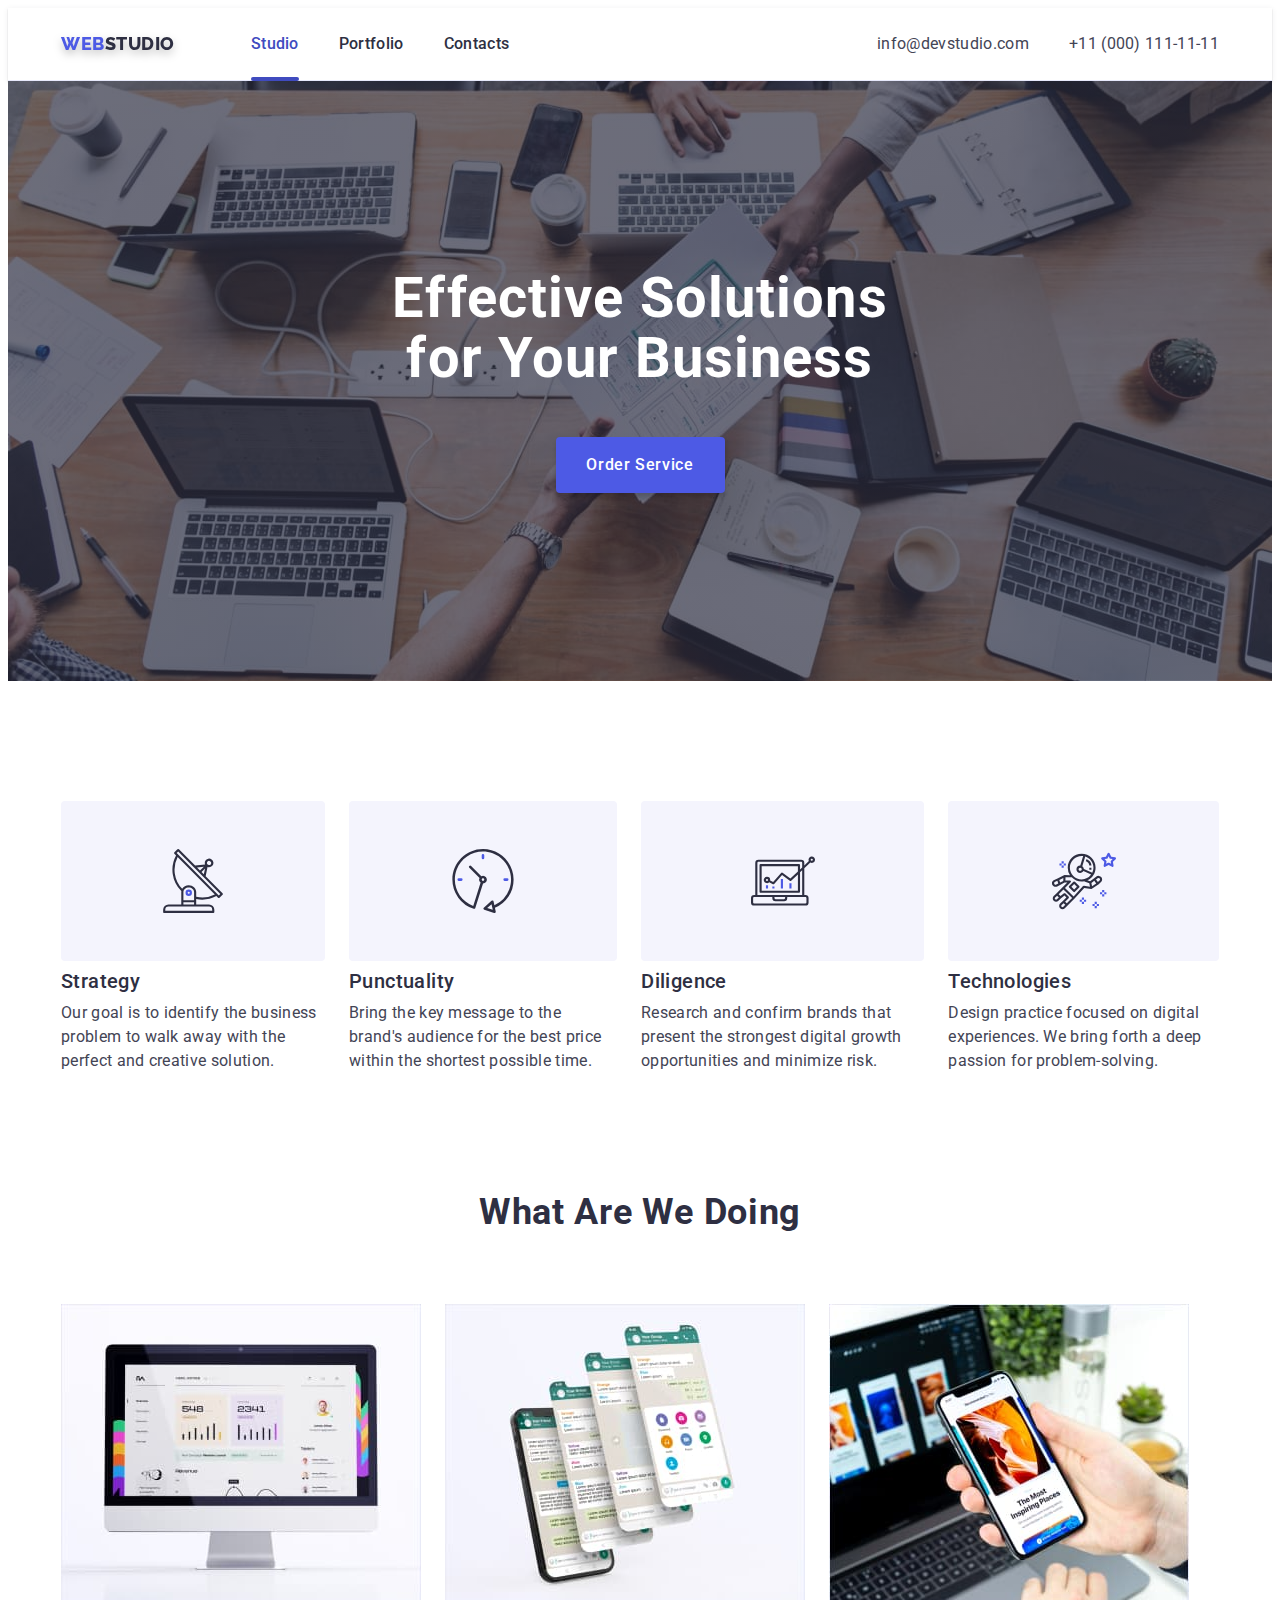
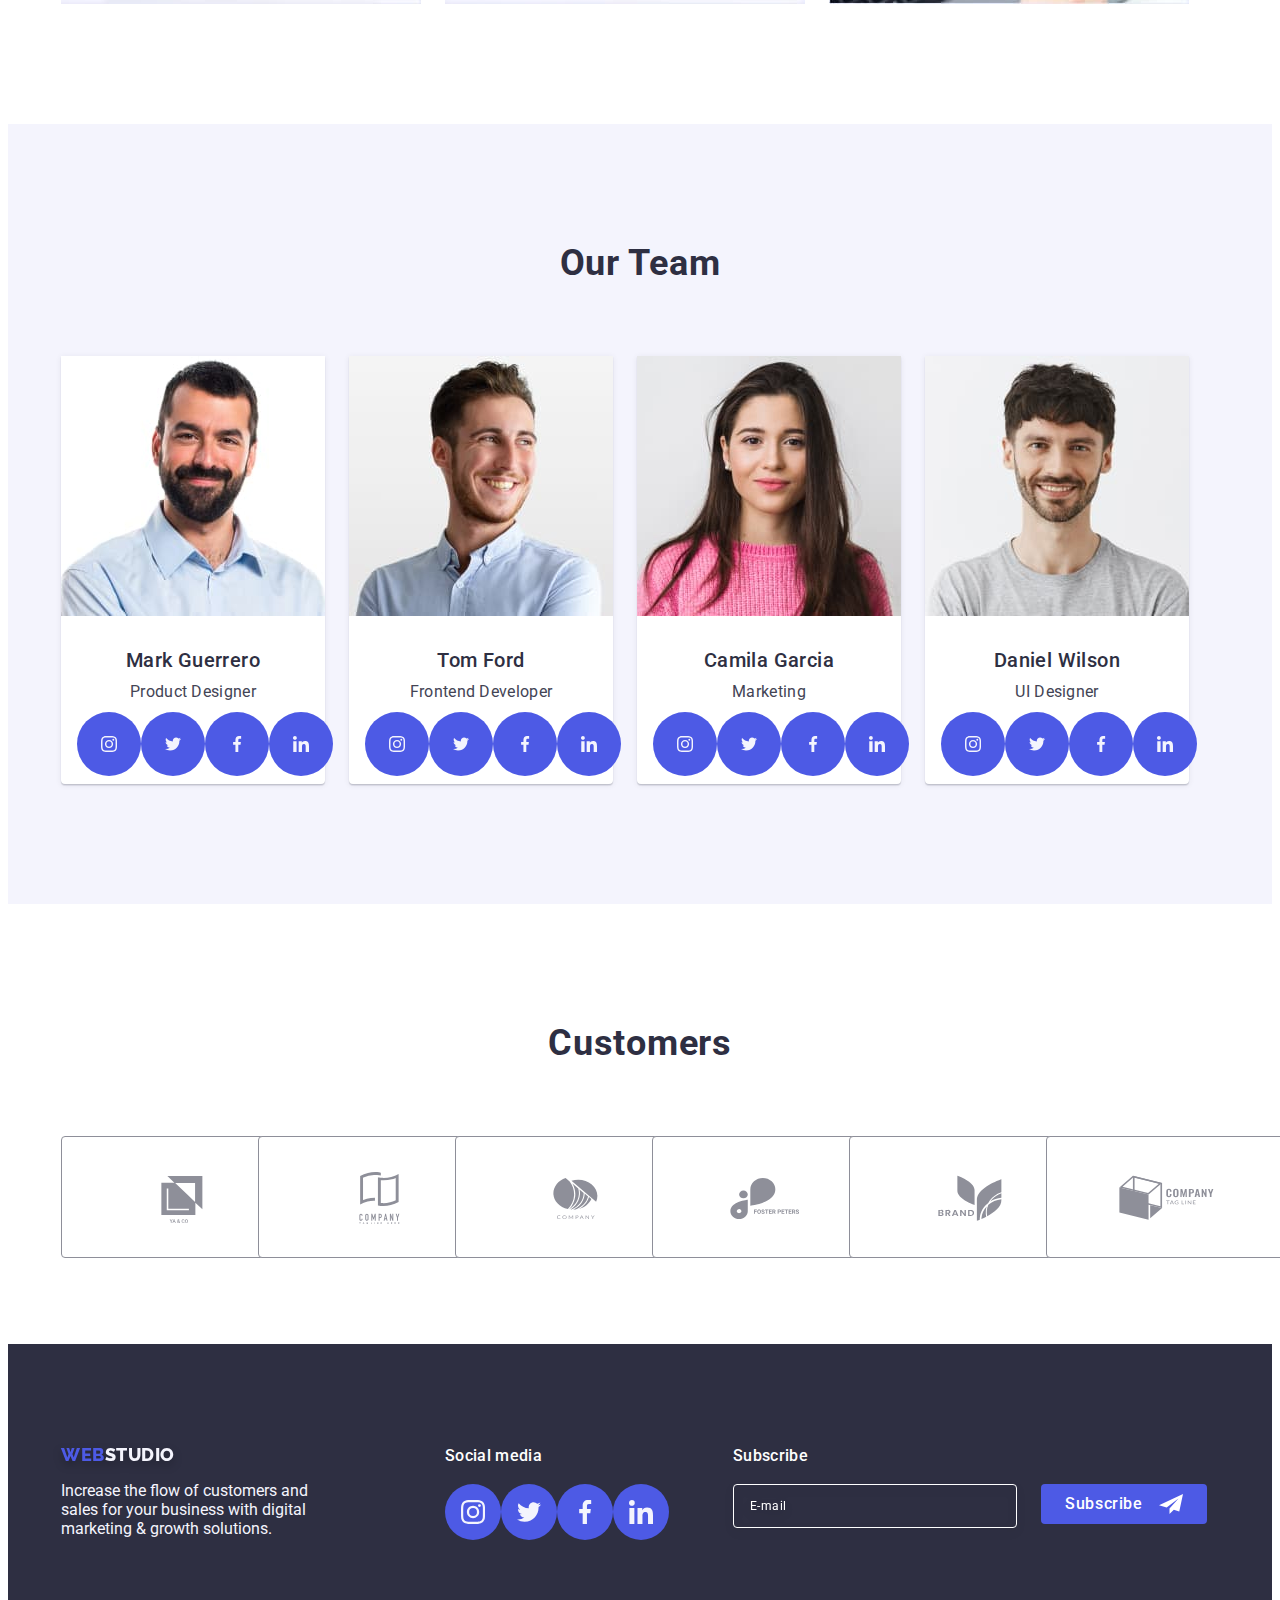
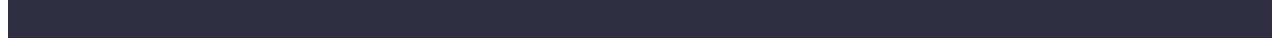
<file: index.html>
<!DOCTYPE html>
<html lang="en">
  <head>
    <meta charset="UTF-8" />
    <meta http-equiv="X-UA-Compatible" content="IE=edge" />
    <meta name="viewport" content="width=device-width, initial-scale=1.0" />
    <title>WebStudio</title>
    <link rel="preconnect" href="https://fonts.googleapis.com" />
    <link rel="preconnect" href="https://fonts.gstatic.com" crossorigin />
    <link
      href="https://fonts.googleapis.com/css2?family=Raleway:wght@800&family=Roboto:wght@400;500;700;900&display=swap"
      rel="stylesheet"
    />
    <link
      rel="stylesheet"
      href="https://cdnjs.cloudflare.com/ajax/libs/modern-normalize/1.1.0/modern-normalize.min.css"
      integrity="sha512-wpPYUAdjBVSE4KJnH1VR1HeZfpl1ub8YT/NKx4PuQ5NmX2tKuGu6U/JRp5y+Y8XG2tV+wKQpNHVUX03MfMFn9Q=="
      crossorigin="anonymous"
      referrerpolicy="no-referrer"
    />
    <link rel="stylesheet" href="./css/styles.css" />
  </head>
  <body>
    <!-- Шапка сторінки -->
    <header class="page-header">
      <div class="header-container container">
        <nav class="header-navigation">
          <a href="./index.html" class="logo link">Web<span class="logo-studio">Studio</span></a>
          <ul class="menu list">
            <li class="menu-item">
              <a href="./index.html" class="menu-link link current-link">Studio</a>
            </li>
            <li class="menu-item">
              <a href="./portfolio.html" class="menu-link link">Portfolio</a>
            </li>
            <li class="menu-item">
              <a href="" class="menu-link link">Contacts</a>
            </li>
          </ul>
        </nav>
        <address class="adress-header">
          <ul class="adress-list list">
            <li><a href="mailto:info@devstudio.com" class="cont-link link">info@devstudio.com</a></li>
            <li><a href="tel:+110001111111" class="cont-link link">+11 (000) 111-11-11</a></li>
          </ul>
        </address>
      </div>
    </header>
    <!-- Головна інформація -->
    <main>
      <!-- Effective solution for your business and button -->
      <section class="hero">
        <div class="main-container container">
          <h1 class="main-title">Effective Solutions for Your Business</h1>
          <button type="button" class="modal-btn" data-modal-open>Order Service</button>
        </div>
      </section>
      <!-- List of ++++ of this comp -->
      <section class="features-section section">
        <div class="container">
          <h2 class="hidden-title" hidden>Why our team?</h2>
          <ul class="quality-list list">
            <li class="quality-titles">
              <div class="quality-icons-cont">
                <svg width="64" height="64" class="quality-svg">
                  <use href="./images/icons.svg#icon-antenna"></use>
                </svg>
              </div>
              <h3 class="quality-little-title little-title">Strategy</h3>
              <p class="descr-p">
                Our goal is to identify the business problem to walk away with the perfect and creative solution.
              </p>
            </li>

            <li class="quality-titles">
              <div class="quality-icons-cont">
                <svg width="64" height="64" class="quality-svg">
                  <use href="./images/icons.svg#icon-clock"></use>
                </svg>
              </div>
              <h3 class="quality-little-title little-title">Punctuality</h3>
              <p class="descr-p">
                Bring the key message to the brand's audience for the best price within the shortest possible time.
              </p>
            </li>
            <li class="quality-titles">
              <div class="quality-icons-cont">
                <svg width="64" height="64" class="quality-svg">
                  <use href="./images/icons.svg#icon-diagram"></use>
                </svg>
              </div>
              <h3 class="quality-little-title little-title">Diligence</h3>
              <p class="descr-p">
                Research and confirm brands that present the strongest digital growth opportunities and minimize risk.
              </p>
            </li>
            <li class="quality-titles">
              <div class="quality-icons-cont">
                <svg width="64" height="64" class="quality-svg">
                  <use href="./images/icons.svg#icon-astronaut"></use>
                </svg>
              </div>
              <h3 class="quality-little-title little-title">Technologies</h3>
              <p class="descr-p">
                Design practice focused on digital experiences. We bring forth a deep passion for problem-solving.
              </p>
            </li>
          </ul>
        </div>
      </section>
      <!-- What company doing with photos -->
      <section class="facil-section">
        <div class="container">
          <h2 class="sec-title facil-sec-title">What are we doing</h2>
          <ul class="list facil-list">
            <li class="facil-list-items">
              <img
                class="facil-item"
                src="./images/main-page-img1.jpg"
                alt="computer with site"
                width="360"
                height="300"
              />
            </li>
            <li class="facil-list-items">
              <img
                class="facil-item"
                src="./images/main-page-img2.jpg"
                alt="smartphone with multiple action app"
                width="360"
                height="300"
              />
            </li>
            <li class="facil-list-items">
              <img
                class="facil-item"
                src="./images/main-page-img3.jpg"
                alt="smartphone with site"
                width="360"
                height="300"
              />
            </li>
          </ul>
        </div>
      </section>
      <!-- Team -->
      <section class="team-sec section">
        <div class="team-container container">
          <h2 class="sec-title team-sec-title">Our Team</h2>
          <ul class="list team-list">
            <li class="team-photos">
              <img class="team-photo" src="./images/team-port1.jpg" alt="man photo" width="264" height="260" />
              <div class="team-photos-descr">
                <h3 class="little-title-team little-title">Mark Guerrero</h3>
                <p class="descr-p">Product Designer</p>
                <ul class="team-soc-list list">
                  <li class="team-soc-item">
                    <a class="team-soc-link" href=""
                      ><svg width="16" height="16" class="team-soc-icon">
                        <use href="./images/icons.svg#icon-instagram-2"></use>
                      </svg>
                    </a>
                  </li>
                  <li class="team-soc-item">
                    <a class="team-soc-link" href=""
                      ><svg width="16" height="16" class="team-soc-icon">
                        <use href="./images/icons.svg#icon-twitter-1"></use>
                      </svg>
                    </a>
                  </li>
                  <li class="team-soc-item">
                    <a class="team-soc-link" href=""
                      ><svg width="16" height="16" class="team-soc-icon">
                        <use href="./images/icons.svg#icon-facebook-1"></use>
                      </svg>
                    </a>
                  </li>
                  <li class="team-soc-item">
                    <a class="team-soc-link" href=""
                      ><svg width="16" height="16" class="team-soc-icon">
                        <use href="./images/icons.svg#icon-linkedin-1"></use>
                      </svg>
                    </a>
                  </li>
                </ul>
              </div>
            </li>
            <li class="team-photos">
              <img class="team-photo" src="./images/team-port2.jpg" alt="man photo" width="264" height="260" />
              <div class="team-photos-descr">
                <h3 class="little-title-team little-title">Tom Ford</h3>
                <p class="descr-p">Frontend Developer</p>
                <ul class="team-soc-list list">
                  <li class="team-soc-item">
                    <a class="team-soc-link" href=""
                      ><svg width="16" height="16" class="team-soc-icon">
                        <use href="./images/icons.svg#icon-instagram-2"></use>
                      </svg>
                    </a>
                  </li>
                  <li class="team-soc-item">
                    <a class="team-soc-link" href=""
                      ><svg width="16" height="16" class="team-soc-icon">
                        <use href="./images/icons.svg#icon-twitter-1"></use>
                      </svg>
                    </a>
                  </li>
                  <li class="team-soc-item">
                    <a class="team-soc-link" href=""
                      ><svg width="16" height="16" class="team-soc-icon">
                        <use href="./images/icons.svg#icon-facebook-1"></use>
                      </svg>
                    </a>
                  </li>
                  <li class="team-soc-item">
                    <a class="team-soc-link" href=""
                      ><svg width="16" height="16" class="team-soc-icon">
                        <use href="./images/icons.svg#icon-linkedin-1"></use>
                      </svg>
                    </a>
                  </li>
                </ul>
              </div>
            </li>
            <li class="team-photos">
              <img class="team-photo" src="./images/team-port3.jpg" alt="woman photo" width="264" height="260" />
              <div class="team-photos-descr">
                <h3 class="little-title-team little-title">Camila Garcia</h3>
                <p class="descr-p">Marketing</p>
                <ul class="team-soc-list list">
                  <li class="team-soc-item">
                    <a class="team-soc-link" href=""
                      ><svg width="16" height="16" class="team-soc-icon">
                        <use href="./images/icons.svg#icon-instagram-2"></use>
                      </svg>
                    </a>
                  </li>
                  <li class="team-soc-item">
                    <a class="team-soc-link" href=""
                      ><svg width="16" height="16" class="team-soc-icon">
                        <use href="./images/icons.svg#icon-twitter-1"></use>
                      </svg>
                    </a>
                  </li>
                  <li class="team-soc-item">
                    <a class="team-soc-link" href=""
                      ><svg width="16" height="16" class="team-soc-icon">
                        <use href="./images/icons.svg#icon-facebook-1"></use>
                      </svg>
                    </a>
                  </li>
                  <li class="team-soc-item">
                    <a class="team-soc-link" href=""
                      ><svg width="16" height="16" class="team-soc-icon">
                        <use href="./images/icons.svg#icon-linkedin-1"></use>
                      </svg>
                    </a>
                  </li>
                </ul>
              </div>
            </li>
            <li class="team-photos">
              <img class="team-photo" src="./images/team-port4.jpg" alt="man photo" width="264" height="260" />
              <div class="team-photos-descr">
                <h3 class="little-title-team little-title">Daniel Wilson</h3>
                <p class="descr-p">UI Designer</p>
                <ul class="team-soc-list list">
                  <li class="team-soc-item">
                    <a class="team-soc-link" href=""
                      ><svg width="16" height="16" class="team-soc-icon">
                        <use href="./images/icons.svg#icon-instagram-2"></use>
                      </svg>
                    </a>
                  </li>
                  <li class="team-soc-item">
                    <a class="team-soc-link" href=""
                      ><svg width="16" height="16" class="team-soc-icon">
                        <use href="./images/icons.svg#icon-twitter-1"></use>
                      </svg>
                    </a>
                  </li>
                  <li class="team-soc-item">
                    <a class="team-soc-link" href=""
                      ><svg width="16" height="16" class="team-soc-icon">
                        <use href="./images/icons.svg#icon-facebook-1"></use>
                      </svg>
                    </a>
                  </li>
                  <li class="team-soc-item">
                    <a class="team-soc-link" href=""
                      ><svg width="16" height="16" class="team-soc-icon">
                        <use href="./images/icons.svg#icon-linkedin-1"></use>
                      </svg>
                    </a>
                  </li>
                </ul>
              </div>
            </li>
          </ul>
        </div>
      </section>
      <!-- ==============CUSTOMERS============== -->

      <section class="customers-section section">
        <div class="container">
          <h2 class="customers-sec-title sec-title">Customers</h2>
          <ul class="customers-list list">
            <li class="customers-list-item">
              <a href="" class="customers-link link">
                <svg width="104" height="56" class="customer-icon">
                  <use href="./images/icons.svg#icon-client-1"></use>
                </svg>
              </a>
            </li>
            <li class="customers-list-item">
              <a href="" class="customers-link link">
                <svg width="104" height="56" class="customer-icon">
                  <use href="./images/icons.svg#icon-client-2"></use>
                </svg>
              </a>
            </li>
            <li class="customers-list-item">
              <a href="" class="customers-link link">
                <svg width="104" height="56" class="customer-icon">
                  <use href="./images/icons.svg#icon-client-3"></use>
                </svg>
              </a>
            </li>
            <li class="customers-list-item">
              <a href="" class="customers-link link">
                <svg width="104" height="56" class="customer-icon">
                  <use href="./images/icons.svg#icon-client-4"></use>
                </svg>
              </a>
            </li>
            <li class="customers-list-item">
              <a href="" class="customers-link link">
                <svg width="104" height="56" class="customer-icon">
                  <use href="./images/icons.svg#icon-client-5"></use>
                </svg>
              </a>
            </li>
            <li class="customers-list-item">
              <a href="" class="customers-link link">
                <svg width="104" height="56" class="customer-icon">
                  <use href="./images/icons.svg#icon-client-6"></use>
                </svg>
              </a>
            </li>
          </ul>
        </div>
      </section>
    </main>
    <!-- Футер сайту -->
    <footer class="footer">
      <div class="footer-container container">
        <div class="footer-logo-div">
          <a href="./index.html" class="footer-logo link footer-link"
            >Web<span class="logo-studio-footer">Studio</span></a
          >
          <p class="p-footer">
            Increase the flow of customers and sales for your business with digital marketing & growth solutions.
          </p>
        </div>
        <div class="footer-soc-div">
          <p class="footer-soc-title">Social media</p>
          <ul class="footer-soc-list list">
            <li class="footer-soc-item">
              <a class="footer-soc-link" href=""
                ><svg width="24" height="24" class="footer-soc-icon">
                  <use href="./images/icons.svg#icon-instagram-2"></use>
                </svg>
              </a>
            </li>
            <li class="footer-soc-item">
              <a class="footer-soc-link" href=""
                ><svg width="24" height="24" class="footer-soc-icon">
                  <use href="./images/icons.svg#icon-twitter-1"></use>
                </svg>
              </a>
            </li>
            <li class="footer-soc-item">
              <a class="footer-soc-link" href=""
                ><svg width="24" height="24" class="footer-soc-icon">
                  <use href="./images/icons.svg#icon-facebook-1"></use>
                </svg>
              </a>
            </li>
            <li class="footer-soc-item">
              <a class="footer-soc-link" href=""
                ><svg width="24" height="24" class="footer-soc-icon">
                  <use href="./images/icons.svg#icon-linkedin-1"></use>
                </svg>
              </a>
            </li>
          </ul>
        </div>
        <div>
          <label for="foor-sub-inp" class="footer-subscribe-lable"><span>Subscribe</span></label>
          <form name="footer-subcribe-form" class="footer-subscribe-form">
            <input
              id="foot-sub-inp"
              type="email"
              name="email-footer"
              placeholder="E-mail"
              class="footer-subscribe-input"
            />
            <button type="submit" class="footer-subscribe-button">
              Subscribe
              <svg class="footer-subscribe-icon" width="24" height="24">
                <use href="./images/icons.svg#icon-subscribe"></use>
              </svg>
            </button>
          </form>
        </div>
      </div>
    </footer>
    <div class="backdrop is-hidden" data-modal>
      <div class="modal">
        <button type="button" class="modal-close" data-modal-close="">
          <svg class="modal-close-icon" width="8" height="8">
            <use href="./images/icons.svg#icon-close"></use>
          </svg>
        </button>
        <p class="modal-title">Leave your contacts and we will call you back</p>
        <form name="modal-form">
          <label class="modal-label">
            <span class="modal-label-text">Name</span>
            <span class="modal-label-wrap">
              <input type="text" name="username" class="modal-input" />
              <svg class="modal-field-icon" width="18" height="18">
                <use href="./images/icons.svg#icon-person"></use>
              </svg>
            </span>
          </label>
          <label class="modal-label">
            <span class="modal-label-text">Phone</span>
            <span class="modal-label-wrap">
              <input type="tel" name="phone" class="modal-input" maxlength="20" />
              <svg class="modal-field-icon" width="18" height="24">
                <use href="./images/icons.svg#icon-phone"></use>
              </svg>
            </span>
          </label>
          <label class="modal-label">
            <span class="modal-label-text">Email</span>
            <span class="modal-label-wrap">
              <input type="email" name="email" class="modal-input" />
              <svg class="modal-field-icon" width="18" height="24">
                <use href="./images/icons.svg#icon-email"></use>
              </svg>
            </span>
          </label>
          <label class="modal-label">
            <span class="modal-label-text">Comment</span>
            <textarea name="comment" class="modal-comment-area" placeholder="Text input"></textarea>
          </label>
          <label class="modal-checkbox-label">
            <input type="checkbox" name="privacy" value="true" class="modal-privacy-inp visually-hidden" />
            <svg class="modal-checkbox-icon" width="10" height="8">
              <use href="./images/icons.svg#icon-checkbox-false"></use>
            </svg>
            <span class="modal-checkbox-text"
              >I accept the terms and conditions of the <a href=""> Privacy Policy</a></span
            >
          </label>
          <button type="submit" class="modal-sbm-btn">Send</button>
        </form>
      </div>
    </div>
    <script src="./js/modal.js"></script>
  </body>
</html>
</file>
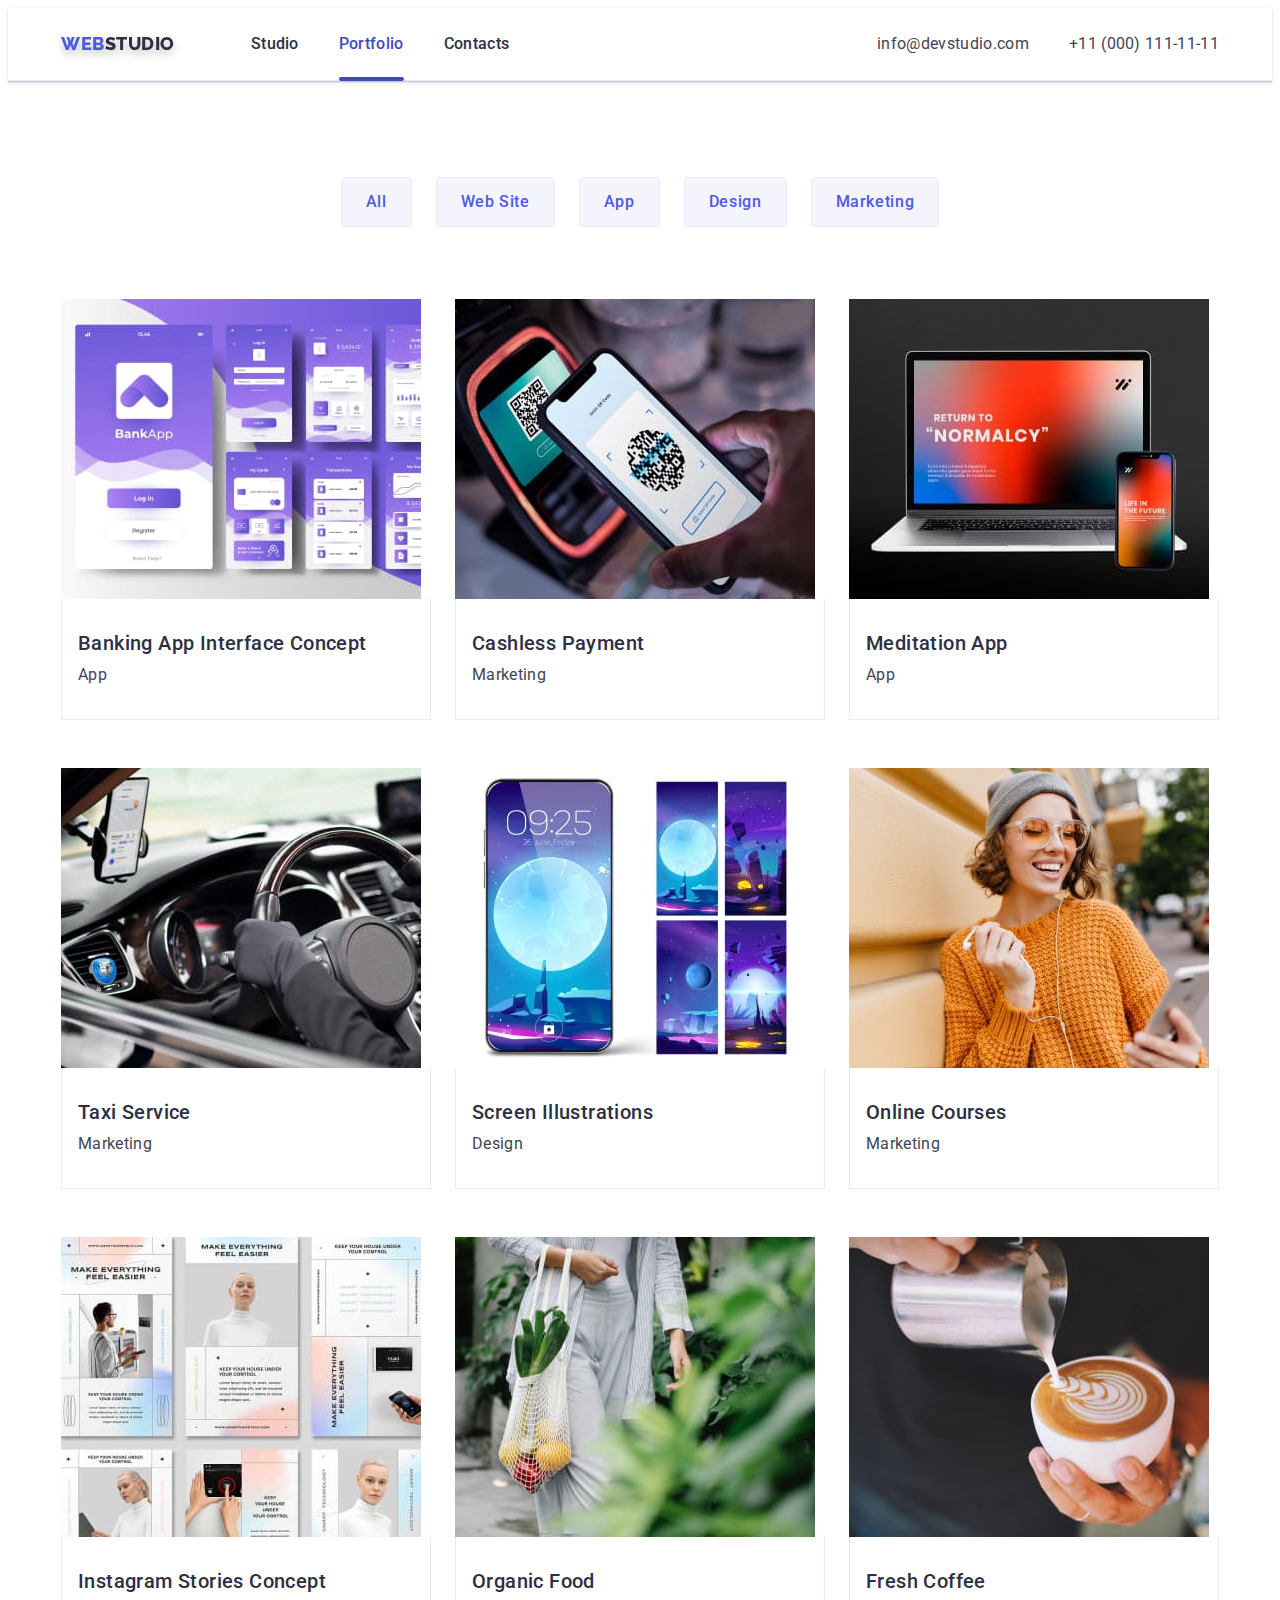
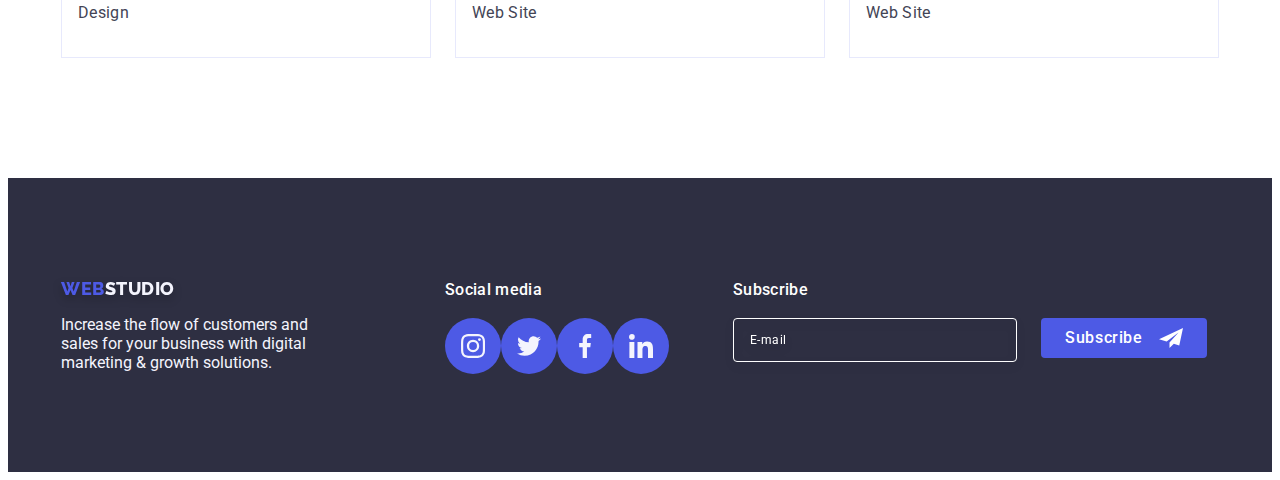
<file: portfolio.html>
<!DOCTYPE html>
<html lang="en">
  <head>
    <meta charset="UTF-8" />
    <meta http-equiv="X-UA-Compatible" content="IE=edge" />
    <meta name="viewport" content="width=device-width, initial-scale=1.0" />
    <title>Portfolio</title>
    <link rel="preconnect" href="https://fonts.googleapis.com" />
    <link rel="preconnect" href="https://fonts.gstatic.com" crossorigin />
    <link
      href="https://fonts.googleapis.com/css2?family=Raleway:wght@800&family=Roboto:wght@400;500;700;900&display=swap"
      rel="stylesheet"
    />
    <link
      rel="stylesheet"
      href="https://cdnjs.cloudflare.com/ajax/libs/modern-normalize/1.1.0/modern-normalize.min.css"
      integrity="sha512-wpPYUAdjBVSE4KJnH1VR1HeZfpl1ub8YT/NKx4PuQ5NmX2tKuGu6U/JRp5y+Y8XG2tV+wKQpNHVUX03MfMFn9Q=="
      crossorigin="anonymous"
      referrerpolicy="no-referrer"
    />
    <link rel="stylesheet" href="./css/styles.css" />
  </head>
  <body>
    <!-- Шапка сторінки -->
    <header class="page-header">
      <div class="header-container container">
        <nav class="header-navigation">
          <a href="./index.html" class="logo link">Web<span class="logo-studio">Studio</span></a>
          <ul class="menu list">
            <li class="menu-item">
              <a href="./index.html" class="menu-link link">Studio</a>
            </li>
            <li class="menu-item">
              <a href="./portfolio.html" class="menu-link link current-link">Portfolio</a>
            </li>
            <li class="menu-item">
              <a href="" class="menu-link link">Contacts</a>
            </li>
          </ul>
        </nav>
        <address class="adress-header">
          <ul class="adress-list list">
            <li><a href="mailto:info@devstudio.com" class="cont-link link">info@devstudio.com</a></li>
            <li><a href="tel:+110001111111" class="cont-link link">+11 (000) 111-11-11</a></li>
          </ul>
        </address>
      </div>
    </header>
    <!-- Головне -->
    <main>
      <section class="filter-sec">
        <div class="container">
          <h1 hidden>Hidden title</h1>
          <ul class="list port-btn-list">
            <li><button type="button" class="filter-btn">All</button></li>
            <li><button type="button" class="filter-btn">Web Site</button></li>
            <li><button type="button" class="filter-btn">App</button></li>
            <li><button type="button" class="filter-btn">Design</button></li>
            <li><button type="button" class="filter-btn">Marketing</button></li>
          </ul>

          <ul class="list port-photos-list">
            <li class="port-photos">
              <a class="port-link link" href=""
                ><div class="port-bside-photos">
                  <img src="./images/bank-app-img.jpg" alt="bank app" />
                  <p class="port-bside-text">
                    14 Stylish and User-Friendly App Design Concepts · Task Manager App · Calorie Tracker App · Exotic
                    Fruit Ecommerce App · Cloud Storage App
                  </p>
                </div>
                <div class="port-photos-text">
                  <h2 class="port-little-title little-title">Banking App Interface Concept</h2>
                  <p class="descr-p">App</p>
                </div>
              </a>
            </li>
            <li class="port-photos">
              <a class="port-link link" href=""
                ><div class="port-bside-photos">
                  <img src="./images/cashless-payment-img.jpg" alt="cashless payment" />
                  <p class="port-bside-text">
                    14 Stylish and User-Friendly App Design Concepts · Task Manager App · Calorie Tracker App · Exotic
                    Fruit Ecommerce App · Cloud Storage App
                  </p>
                </div>
                <div class="port-photos-text">
                  <h2 class="port-little-title little-title">Cashless Payment</h2>
                  <p class="descr-p">Marketing</p>
                </div>
              </a>
            </li>
            <li class="port-photos">
              <a class="port-link link" href=""
                ><div class="port-bside-photos">
                  <img src="./images/meditation-app-img.jpg" alt="meditation app" />
                  <p class="port-bside-text">
                    14 Stylish and User-Friendly App Design Concepts · Task Manager App · Calorie Tracker App · Exotic
                    Fruit Ecommerce App · Cloud Storage App
                  </p>
                </div>
                <div class="port-photos-text">
                  <h2 class="port-little-title little-title">Meditation App</h2>
                  <p class="descr-p">App</p>
                </div>
              </a>
            </li>
            <li class="port-photos">
              <a class="port-link link" href=""
                ><div class="port-bside-photos">
                  <img src="./images/taxi-service-img.jpg" alt="taxi service" />
                  <p class="port-bside-text">
                    14 Stylish and User-Friendly App Design Concepts · Task Manager App · Calorie Tracker App · Exotic
                    Fruit Ecommerce App · Cloud Storage App
                  </p>
                </div>
                <div class="port-photos-text">
                  <h2 class="port-little-title little-title">Taxi Service</h2>
                  <p class="descr-p">Marketing</p>
                </div>
              </a>
            </li>
            <li class="port-photos">
              <a class="port-link link" href=""
                ><div class="port-bside-photos">
                  <img src="./images/screen-illustrations-img.jpg" alt="screen illustrations" />
                  <p class="port-bside-text">
                    14 Stylish and User-Friendly App Design Concepts · Task Manager App · Calorie Tracker App · Exotic
                    Fruit Ecommerce App · Cloud Storage App
                  </p>
                </div>
                <div class="port-photos-text">
                  <h2 class="port-little-title little-title">Screen Illustrations</h2>
                  <p class="descr-p">Design</p>
                </div>
              </a>
            </li>
            <li class="port-photos">
              <a class="port-link link" href=""
                ><div class="port-bside-photos">
                  <img src="./images/online-courses-img.jpg" alt="online courses" />
                  <p class="port-bside-text">
                    14 Stylish and User-Friendly App Design Concepts · Task Manager App · Calorie Tracker App · Exotic
                    Fruit Ecommerce App · Cloud Storage App
                  </p>
                </div>
                <div class="port-photos-text">
                  <h2 class="port-little-title little-title">Online Courses</h2>
                  <p class="descr-p">Marketing</p>
                </div>
              </a>
            </li>
            <li class="port-photos">
              <a class="port-link link" href=""
                ><div class="port-bside-photos">
                  <img src="./images/inst-stories-concept-img.jpg" alt="instagram stoies" />
                  <p class="port-bside-text">
                    14 Stylish and User-Friendly App Design Concepts · Task Manager App · Calorie Tracker App · Exotic
                    Fruit Ecommerce App · Cloud Storage App
                  </p>
                </div>
                <div class="port-photos-text">
                  <h2 class="port-little-title little-title">Instagram Stories Concept</h2>
                  <p class="descr-p">Design</p>
                </div>
              </a>
            </li>
            <li class="port-photos">
              <a class="port-link link" href=""
                ><div class="port-bside-photos">
                  <img src="./images/food-img.jpg" alt="organic food" />
                  <p class="port-bside-text">
                    14 Stylish and User-Friendly App Design Concepts · Task Manager App · Calorie Tracker App · Exotic
                    Fruit Ecommerce App · Cloud Storage App
                  </p>
                </div>
                <div class="port-photos-text">
                  <h2 class="port-little-title little-title">Organic Food</h2>
                  <p class="descr-p">Web Site</p>
                </div>
              </a>
            </li>
            <li class="port-photos">
              <a class="port-link link" href=""
                ><div class="port-bside-photos">
                  <img src="./images/coffee-img.jpg" alt="fresh coffee" />
                  <p class="port-bside-text">
                    14 Stylish and User-Friendly App Design Concepts · Task Manager App · Calorie Tracker App · Exotic
                    Fruit Ecommerce App · Cloud Storage App
                  </p>
                </div>
                <div class="port-photos-text">
                  <h2 class="port-little-title little-title">Fresh Coffee</h2>
                  <p class="descr-p">Web Site</p>
                </div>
              </a>
            </li>
          </ul>
        </div>
      </section>
    </main>
    <!-- Футер сайту -->
    <footer class="footer">
      <div class="footer-container container">
        <div class="footer-logo-div">
          <a href="./index.html" class="footer-logo link footer-link"
            >Web<span class="logo-studio-footer">Studio</span></a
          >
          <p class="p-footer">
            Increase the flow of customers and sales for your business with digital marketing & growth solutions.
          </p>
        </div>
        <div class="footer-soc-div">
          <p class="footer-soc-title">Social media</p>
          <ul class="footer-soc-list list">
            <li class="footer-soc-item">
              <a class="footer-soc-link" href=""
                ><svg width="24" height="24" class="footer-soc-icon">
                  <use href="./images/icons.svg#icon-instagram-2"></use>
                </svg>
              </a>
            </li>
            <li class="footer-soc-item">
              <a class="footer-soc-link" href=""
                ><svg width="24" height="24" class="footer-soc-icon">
                  <use href="./images/icons.svg#icon-twitter-1"></use>
                </svg>
              </a>
            </li>
            <li class="footer-soc-item">
              <a class="footer-soc-link" href=""
                ><svg width="24" height="24" class="footer-soc-icon">
                  <use href="./images/icons.svg#icon-facebook-1"></use>
                </svg>
              </a>
            </li>
            <li class="footer-soc-item">
              <a class="footer-soc-link" href=""
                ><svg width="24" height="24" class="footer-soc-icon">
                  <use href="./images/icons.svg#icon-linkedin-1"></use>
                </svg>
              </a>
            </li>
          </ul>
        </div>
        <div>
          <label class="footer-subscribe-lable">Subscribe</label>
          <form name="footer-subcribe-form" class="footer-subscribe-form">
            <input
              id="foot-sub-inp"
              type="email"
              name="email-footer"
              placeholder="E-mail"
              class="footer-subscribe-input"
            />
            <button type="submit" class="footer-subscribe-button">
              Subscribe
              <svg class="footer-subscribe-icon" width="24" height="24">
                <use href="./images/icons.svg#icon-subscribe"></use>
              </svg>
            </button>
          </form>
        </div>
      </div>
    </footer>
  </body>
</html>
</file>
<file: css/styles.css>
:root {
    --primary-font: 'Roboto', sans-serif;
    --secondary-font: 'Raleway', sans-serif;
}


body {
    font-family: var(--primary-font);
    color: #434455;
    background-color: #ffffff;
}

p,
h1,
h2,
h3,
h4,
h5,
h6 {
    margin: 0;
}

ul,
ol {
    margin: 0;
    padding: 0;
}

img {
    display: block;
}

.container {
    width: 100%;
    max-width: 1158px;
    margin: 0 auto;
    padding-left: 15px;
    padding-right: 15px;
    /* outline: 2px red solid; */
}

.visually-hidden {
    position: absolute;
    width: 1px;
    height: 1px;
    margin: -1px;
    border: 0;
    padding: 0;
    white-space: nowrap;
    clip-path: inset(100%);
    clip: rect(0 0 0 0);
    overflow: hidden;
}

.list {
    list-style: none;
}

.link {
    text-decoration: none;

}

.little-title {
    font-family: var(--primary-font);
    font-style: normal;
    font-weight: 500;
    font-size: 20px;
    line-height: 1.2;
    letter-spacing: 0.02em;
    color: #2E2F42;
}

.sec-title {
    font-family: var(--primary-font);
    font-style: normal;
    font-weight: 700;
    font-size: 36px;
    line-height: 1.1;
    text-align: center;
    letter-spacing: 0.02em;
    text-transform: capitalize;
    color: #2E2F42;
}

.descr-p {
    font-family: var(--primary-font);
    font-style: normal;
    font-weight: 400;
    font-size: 16px;
    line-height: 1.5;
    letter-spacing: 0.02em;
    color: #434455;
}

.section {
    padding-top: 120px;
}




/* =================== HEADER ==================== */

.page-header {
    border-bottom: #E7E9FC 1px solid;
    box-shadow: 0px 2px 1px rgba(46, 47, 66, 0.08),
        0px 1px 1px rgba(46, 47, 66, 0.16),
        0px 1px 6px rgba(46, 47, 66, 0.08);
}

.header-container {
    display: flex;
    align-items: center;
}

.header-navigation {
    display: flex;
    align-items: center;
}

.logo {
    text-decoration: none;
    font-family: var(--secondary-font);
    font-style: normal;
    font-weight: 800;
    font-size: 18px;
    line-height: 1.17;
    display: flex;
    align-items: center;
    letter-spacing: 0.03em;
    text-transform: uppercase;
    filter: drop-shadow(0px 4px 4px rgba(0, 0, 0, 0.25));
    color: #4D5AE5;
    margin-right: 76px;
}

.logo-studio {
    color: #2E2F42;
}

.menu {
    display: flex;
    gap: 40px;
}

.menu-item {}

.menu-link {
    display: inline-block;
    font-family: var(--primary-font);
    font-style: normal;
    font-weight: 500;
    font-size: 16px;
    line-height: 24px;
    letter-spacing: 0.02em;
    color: #2E2F42;
    padding-top: 24px;
    padding-bottom: 24px;
}

.menu-link:hover,
.menu-link:focus {
    transition: color 250ms cubic-bezier(0.4, 0, 0.2, 1);
    color: #404BBF;
}

.current-link {
    color: #404BBF;
    position: relative;
    transition: color 250ms cubic-bezier(0.4, 0, 0.2, 1);
}

.current-link::after {
    content: "";
    width: 100%;
    height: 4px;
    background: #404BBF;
    border-radius: 2px;
    display: block;
    position: absolute;
    bottom: -1px;
}

.adress-header {
    font-style: normal;
    margin-left: auto;
}

.adress-list {
    display: flex;
    gap: 40px;
}

.cont-link {
    font-size: 16px;
    line-height: 1.5;
    letter-spacing: 0.02em;
    text-decoration: none;
    font-style: normal;
    color: #434455;
    transition: color 250ms cubic-bezier(0.4, 0, 0.2, 1);
}

.cont-link:hover,
.cont-link:focus {
    transition: color 250ms cubic-bezier(0.4, 0, 0.2, 1);
    color: #404bbf;
}

/* ================== HERO ===================== */

.hero {
    max-width: 1440px;
    margin: 0 auto;
    background-color: #2e2f42;
    padding: 188px 0;
    background-image: linear-gradient(rgba(46, 47, 66, 0.7), rgba(46, 47, 66, 0.7)), url(../images/herobg.jpg);
    background-repeat: no-repeat;
    background-position: center;
    background-size: cover;
}

.main-container {
    display: flex;
    flex-direction: column;
    align-items: center;
}

.main-title {
    font-family: var(--primary-font);
    font-style: normal;
    font-weight: 700;
    font-size: 56px;
    line-height: 1.07;
    text-align: center;
    letter-spacing: 0.02em;
    color: #FFFFFF;
    max-width: 496px;
    margin-bottom: 48px;

}

.modal-btn {
    font-family: var(--primary-font);
    font-style: normal;
    font-weight: 500;
    font-size: 16px;
    line-height: 1.5;
    display: block;
    align-items: center;
    letter-spacing: 0.04em;
    color: #FFFFFF;
    background: #4D5AE5;
    box-shadow: 0px 4px 4px rgba(0, 0, 0, 0.15);
    border-radius: 4px;
    border: none;
    min-width: 169px;
    height: 56px;
    cursor: pointer;
    margin: 0 auto;
    transition: background-color 250ms cubic-bezier(0.4, 0, 0.2, 1);

}

.modal-btn:hover,
.modal-btn:focus {
    background: #404BBF;
    box-shadow: 0px 4px 4px rgba(0, 0, 0, 0.15);
    border-radius: 4px;
    transition: background-color 250ms cubic-bezier(0.4, 0, 0.2, 1);
}

/* =================== +++ of this comp ============= */

.features-section {
    padding-top: 120px;
    padding-bottom: 120px;
}

.hidden-title {}

.quality-list {
    display: flex;
    gap: 24px;
}

.quality-titles {}

.quality-icons-cont {
    display: flex;
    align-items: center;
    justify-content: center;
    height: 112px;
    background-color: #F4F4FD;
    margin-bottom: 8px;
    padding: 24px 100px;
    border-radius: 4px;

}

.quality-svg {}

.quality-little-title {
    margin-bottom: 8px;
}

/* =============== What are we doing ============ */

.facil-section {
    padding-bottom: 120px;
}

.facil-sec-title {
    margin-bottom: 72px;
}

.facil-list {
    display: flex;
    gap: 24px;
}

.facil-list-items {
    width: calc((100%-48px)/3);
}

.facil-item {}

/* ==================== Team ================= */

.team-sec {
    background-color: #f4f4fd;
    padding-top: 120px;
    padding-bottom: 120px;
}

.team-container {}

.team-sec-title {
    margin-bottom: 72px;
}

.team-list {
    display: flex;
    gap: 24px;
}

.team-photos {
    display: flex;
    flex-direction: column;
    align-items: center;
    background-color: #ffffff;
    box-shadow: 0px 1px 6px rgba(46, 47, 66, 0.08), 0px 1px 1px rgba(46, 47, 66, 0.16), 0px 2px 1px rgba(46, 47, 66, 0.08);
    border-radius: 0px 0px 4px 4px;
    /* height: 380px; */
    width: calc((100%-48px)/3);
}

.team-photo {
    max-width: 100%;
}

.team-photos-descr {
    padding: 32px 0;
    display: flex;
    justify-content: center;
    text-align: center;
    flex-direction: column;
    justify-content: center;
    align-items: center;
}

.little-title-team {
    margin-bottom: 8px;
}

.team-soc-list {
    display: flex;
    justify-content: center;
    gap: 24px;
    margin-top: 8px;

}

.team-soc-item {
    width: 40px;
    height: 40px;
}

.team-soc-link {
    display: flex;
    align-items: center;
    justify-content: center;
    padding: 12px;
    width: 100%;
    height: 100%;
    background-color: #4D5AE5;
    border-radius: 50%;
    color: #F4F4FD;
    transition: background-color 250ms cubic-bezier(0.4, 0, 0.2, 1);
}

.team-soc-icon {
    fill: currentColor;
}

.team-soc-link:hover,
.team-soc-link:focus {
    background-color: #404BBF;
    color: #F4F4FD;
    transition: background-color 250ms cubic-bezier(0.4, 0, 0.2, 1);
}

/* ================= Customers =============== */

.customers-section {
    padding-top: 120px;
    padding-bottom: 120px;
}

.customers-sec-title {
    margin-bottom: 72px;
}

.customers-list {
    display: flex;
    justify-content: center;
    gap: 24px;

}

.customers-list-item {
    width: calc((100% - 120px) / 6);
    height: 88px;
}

.customers-link {
    width: 100%;
    height: 100%;
    display: flex;
    background-color: white;
    align-items: center;
    border-radius: 4px;
    padding: 16px 32px;
    justify-content: center;
    border: #8E8F99 1px solid;
    color: #8E8F99;
    transition: border-color 250ms cubic-bezier(0.4, 0, 0.2, 1), color 250ms cubic-bezier(0.4, 0, 0.2, 1);
}


.customer-icon {
    fill: currentColor;
}

.customers-link:hover,
.customers-link:focus {
    color: #404BBF;
    border-color: #404BBF;
    transition: 250ms cubic-bezier(0.4, 0, 0.2, 1);
}

/* ================= FOOTER ================ */

.footer {
    background-color: #2e2f42;
    padding-top: 100px;
    padding-bottom: 100px;
}

.footer-container {
    display: flex;
    align-items: baseline;
}

.footer-logo-div {
    margin-right: 120px;
}

.footer-logo {
    text-decoration: none;
    font-family: var(--secondary-font);
    font-style: normal;
    font-weight: 800;
    font-size: 18px;
    line-height: 1.17;
    display: flex;
    align-items: center;
    letter-spacing: 0.03em;
    text-transform: uppercase;
    filter: drop-shadow(0px 4px 4px rgba(0, 0, 0, 0.25));
    color: #4D5AE5;
}



.logo-studio-footer {
    color: #f4f4fd;
}



.footer-link {
    display: inline-block;
    margin-bottom: 16px;
}

.p-footer {
    color: #f4f4fd;
    max-width: 264px;
}

.footer-soc-div {
    margin-right: 80px;
}

.footer-soc-title {
    font-style: normal;
    font-weight: 500;
    font-size: 16px;
    line-height: 1.5;
    letter-spacing: 0.02em;
    color: #FFFFFF;
    margin-bottom: 16px;
}

.footer-soc-list {
    display: flex;
    justify-content: left;
    gap: 16px;
}

.footer-soc-item {
    width: 40px;
    height: 40px;
}

.footer-soc-link {
    display: flex;
    align-items: center;
    justify-content: center;
    background-color: #4D5AE5;
    color: #F4F4FD;
    border-radius: 50%;
    width: 100%;
    height: 100%;
    padding: 8px;
    transition: background-color 250ms cubic-bezier(0.4, 0, 0.2, 1);
}

.footer-soc-icon {
    fill: currentColor;
}

.footer-soc-link:hover,
.footer-soc-link:focus {
    background-color: #31D0AA;
    transition: 250ms cubic-bezier(0.4, 0, 0.2, 1);

}

.footer-subscribe-lable {
    font-family: var(--primary-font);
    font-style: normal;
    font-weight: 500;
    font-size: 16px;
    line-height: 1.5;
    letter-spacing: 0.02em;
    color: #FFFFFF;
}

.footer-subscribe-form {
    display: flex;
    margin-top: 16px;
}

.footer-subscribe-input {
    margin-right: 0;
    background-color: transparent;
    border: 1px solid #FFFFFF;
    filter: drop-shadow(0px 4px 4px rgba(0, 0, 0, 0.15));
    border-radius: 4px;
    width: 264px;
    height: 40px;
    padding-left: 16px;
    margin-right: 24px;
    font-family: var(--primary-font);
    font-style: normal;
    font-weight: 400;
    font-size: 12px;
    line-height: 24px;
    letter-spacing: 0.04em;
    color: #FFFFFF;
    outline: none;
}

.footer-subscribe-input::placeholder {
    font-family: var(--primary-font);
    font-style: normal;
    font-weight: 400;
    font-size: 12px;
    line-height: 24px;
    display: flex;
    align-items: center;
    letter-spacing: 0.04em;
    color: #FFFFFF;
}

.footer-subscribe-button {
    font-family: var(--primary-font);
    font-style: normal;
    font-weight: 500;
    font-size: 16px;
    line-height: 1.5;
    display: inline-flex;
    align-items: center;
    text-align: center;
    letter-spacing: 0.04em;
    cursor: pointer;
    color: #FFFFFF;
    background: #4D5AE5;
    border-radius: 4px;
    border: none;
    min-width: 165px;
    height: 40px;
    padding: 0 24px;
    transition: background-color 250ms cubic-bezier(0.4, 0, 0.2, 1);
}

.footer-subscribe-button:hover,
.footer-subscribe-button:focus {
    background: #404BBF;
    box-shadow: 0px 4px 4px rgba(0, 0, 0, 0.15);
}

.footer-subscribe-icon {
    fill: currentColor;
    margin-left: 16px;
}


/* ================MODAL============ */

.backdrop {
    position: fixed;
    top: 0;
    width: 100%;
    height: 100%;
    background: rgba(46, 47, 66, 0.4);
    transition: opacity 250ms cubic-bezier(0.4, 0, 0.2, 1), visibility 250ms cubic-bezier(0.4, 0, 0.2, 1);
}

.modal {
    position: absolute;
    transform: translate(-50%, -50%);
    background: #FCFCFC;
    box-shadow: 0px 1px 1px rgba(0, 0, 0, 0.14), 0px 1px 3px rgba(0, 0, 0, 0.12), 0px 2px 1px rgba(0, 0, 0, 0.2);
    border-radius: 4px;
    width: 408px;
    min-height: 576px;
    top: 50%;
    left: 50%;
    padding: 24px;
    transition: transform 250ms cubic-bezier(0.4, 0, 0.2, 1);
}

.modal-close {
    fill: #2E2F42;
    background-color: #E7E9FC;
    border-radius: 50%;
    border: 1px solid rgba(0, 0, 0, 0.1);
    width: 24px;
    height: 24px;
    top: 24px;
    right: 24px;
    padding: 0;
    display: flex;
    align-items: center;
    justify-content: center;
    margin-left: auto;
    margin-bottom: 24px;
    cursor: pointer;
    transition: background-color 250ms cubic-bezier(0.4, 0, 0.2, 1), border 250ms cubic-bezier(0.4, 0, 0.2, 1)
}

.modal-close:hover,
.modal-close:focus {
    fill: #FFFFFF;
    background: #404BBF;
    border: none;
}

.modal-close-icon {
    transition: fill 250ms cubic-bezier(0.4, 0, 0.2, 1)
}

.modal-title {
    text-align: center;
    font-family: var(--primary-font);
    font-style: normal;
    font-weight: 500;
    font-size: 16px;
    line-height: 1.5;
    text-align: center;
    letter-spacing: 0.02em;
    color: #2E2F42;
    margin-bottom: 16px;
}

.modal-form {
    padding: 0 24px;
}

.modal-label {
    display: block;
    margin-bottom: 8px;
}

.modal-label-text {
    font-family: var(--primary-font);
    font-style: normal;
    font-weight: 400;
    font-size: 12px;
    line-height: 1.16;
    letter-spacing: 0.04em;
    color: #8E8F99;
    display: block;
    margin-bottom: 4px;
}

.modal-label-wrap {
    position: relative;
}

.modal-input {
    width: 100%;
    height: 40px;
    border: 1px solid rgba(46, 47, 66, 0.4);
    border-radius: 4px;
    background: transparent;
    outline: 0;
    font-family: var(--primary-font);
    font-style: normal;
    font-weight: 400;
    font-size: 18px;
    line-height: 1.16;
    letter-spacing: 0.04em;
    color: #2E2F42;
    padding-left: 38px;
}

.modal-field-icon {
    position: absolute;
    top: 50%;
    transform: translateY(-50%);
    left: 16px;
    fill: currentColor;
}

.modal-input:focus {
    border-color: #4D5AE5;
}

.modal-input:focus+.modal-field-icon {
    fill: #4D5AE5;
}

.modal-comment-area {
    resize: none;
    width: 100%;
    height: 138px;
    font-family: var(--primary-font);
    font-style: normal;
    font-weight: 400;
    font-size: 18px;
    line-height: 1.16;
    letter-spacing: 0.04em;
    border: 1px solid rgba(46, 47, 66, 0.4);
    border-radius: 4px;
    outline: none;
    color: #2E2F42;
    padding: 8px 16px;
    margin-bottom: 11px;
}

.modal-comment-area:focus {
    border-color: #4D5AE5;
}

.modal-comment-area::placeholder {
    font-family: var(--primary-font);
    font-style: normal;
    font-weight: 400;
    font-size: 12px;
    line-height: 1.16;
    letter-spacing: 0.04em;
    color: rgba(46, 47, 66, 0.4);
}

.modal-checkbox-label {
    display: flex;
    align-items: center;
    margin-bottom: 24px;
}

.modal-privacy-inp {}

.modal-checkbox-icon {
    display: flex;
    align-items: center;
    justify-content: center;
    width: 16px;
    height: 16px;
    border: 1px solid rgba(46, 47, 66, 0.4);
    border-radius: 2px;
    margin-right: 8px;
    fill: transparent;
    cursor: pointer;
}

.modal-checkbox-text {
    font-family: var(--primary-font);
    font-style: normal;
    font-weight: 400;
    font-size: 12px;
    line-height: 1.16;
    letter-spacing: 0.04em;
    color: #8E8F99;
}

.modal-privacy-inp:checked+.modal-checkbox-icon {
    background: #404BBF;
    border: 1px solid #404BBF;
    border-radius: 2px;
    fill: #f7f7f7;
    padding: 2px 1.5px;
}

.modal-sbm-btn {
    font-family: var(--primary-font);
    font-style: normal;
    font-weight: 500;
    font-size: 16px;
    line-height: 1.5;
    display: block;
    align-items: center;
    letter-spacing: 0.04em;
    color: #FFFFFF;
    background: #4D5AE5;
    box-shadow: 0px 4px 4px rgba(0, 0, 0, 0.15);
    border-radius: 4px;
    border: none;
    min-width: 169px;
    height: 56px;
    cursor: pointer;
    margin: 0 auto;
    transition: background-color 250ms cubic-bezier(0.4, 0, 0.2, 1);
}

.modal-sbm-btn:hover,
.modal-sbm-btn:focus {
    background: #404BBF;
    box-shadow: 0px 4px 4px rgba(0, 0, 0, 0.15);
    border-radius: 4px;
}

.is-hidden {
    visibility: hidden;
    pointer-events: none;
    opacity: 0;
}

/* ============== PORTFOLIO ============ */

.filter-sec {
    padding-top: 96px;
    padding-bottom: 120px;
}

.port-btn-list {
    display: flex;
    justify-content: center;
    gap: 24px;
    margin-bottom: 72px;
}

.filter-btn {
    font-family: 'Roboto', sans-serif;
    font-style: normal;
    font-weight: 500;
    font-size: 16px;
    line-height: 1.5;
    display: flex;
    flex-direction: row;
    justify-content: center;
    align-items: center;
    text-align: center;
    letter-spacing: 0.04em;
    color: #4D5AE5;
    background: #f4f4fd;
    border: 1px solid #e7e9fc;
    border-radius: 4px;
    cursor: pointer;
    padding: 12px 24px;
    transition: color 250ms cubic-bezier(0.4, 0, 0.2, 1), background-color 250ms cubic-bezier(0.4, 0, 0.2, 1), border-color 250ms cubic-bezier(0.4, 0, 0.2, 1), box-shadow 250ms cubic-bezier(0.4, 0, 0.2, 1);
}

.filter-btn:hover,
.filter-btn:focus {
    color: #FFFFFF;
    background: #404BBF;
    box-shadow: 0px 3px 1px rgba(0, 0, 0, 0.1), 0px 2px 1px rgba(0, 0, 0, 0.08), 0px 2px 2px rgba(0, 0, 0, 0.12);
    border: 1px solid transparent;
    border-radius: 4px;
    transition: 250ms cubic-bezier(0.4, 0, 0.2, 1);
}



.port-photos-list {
    display: flex;
    flex-wrap: wrap;
    gap: 48px 24px;
}

.port-photos {
    width: calc((100% - 48px) / 3);
}

.port-link {
    display: block;
    transition: box-shadow 250ms cubic-bezier(0.4, 0, 0.2, 1);
}

.port-bside-photos {
    position: relative;
    overflow: hidden;

}

.port-bside-text {
    position: absolute;
    height: 100%;
    top: 0;
    padding: 40px 32px;
    font-family: var(--primary-font);
    font-style: normal;
    font-weight: 400;
    font-size: 16px;
    line-height: 1.5;
    letter-spacing: 0.02em;
    color: #F4F4FD;
    background-color: #4D5AE5;
    transform: translateY(100%);
    transition: transform 250ms cubic-bezier(0.4, 0, 0.2, 1);
}

.port-link:hover .port-bside-text {
    transform: translateY(0);
}

.port-link:focus .port-bside-text {
    transform: translateY(0);
}


.port-link:hover,
.port-link:focus {
    box-shadow: 0px 1px 6px rgba(46, 47, 66, 0.08), 0px 1px 1px rgba(46, 47, 66, 0.16), 0px 2px 1px rgba(46, 47, 66, 0.08);
    transition: box-shadow 250ms cubic-bezier(0.4, 0, 0.2, 1);
}



.port-photos-text {
    display: flex;
    flex-direction: column;
    padding: 32px 16px;
    text-align: left;
    border-bottom: #E7E9FC 1px solid;
    border-left: #E7E9FC 1px solid;
    border-right: #E7E9FC 1px solid;
}

.port-little-title {
    margin-bottom: 8px;
}
</file>
